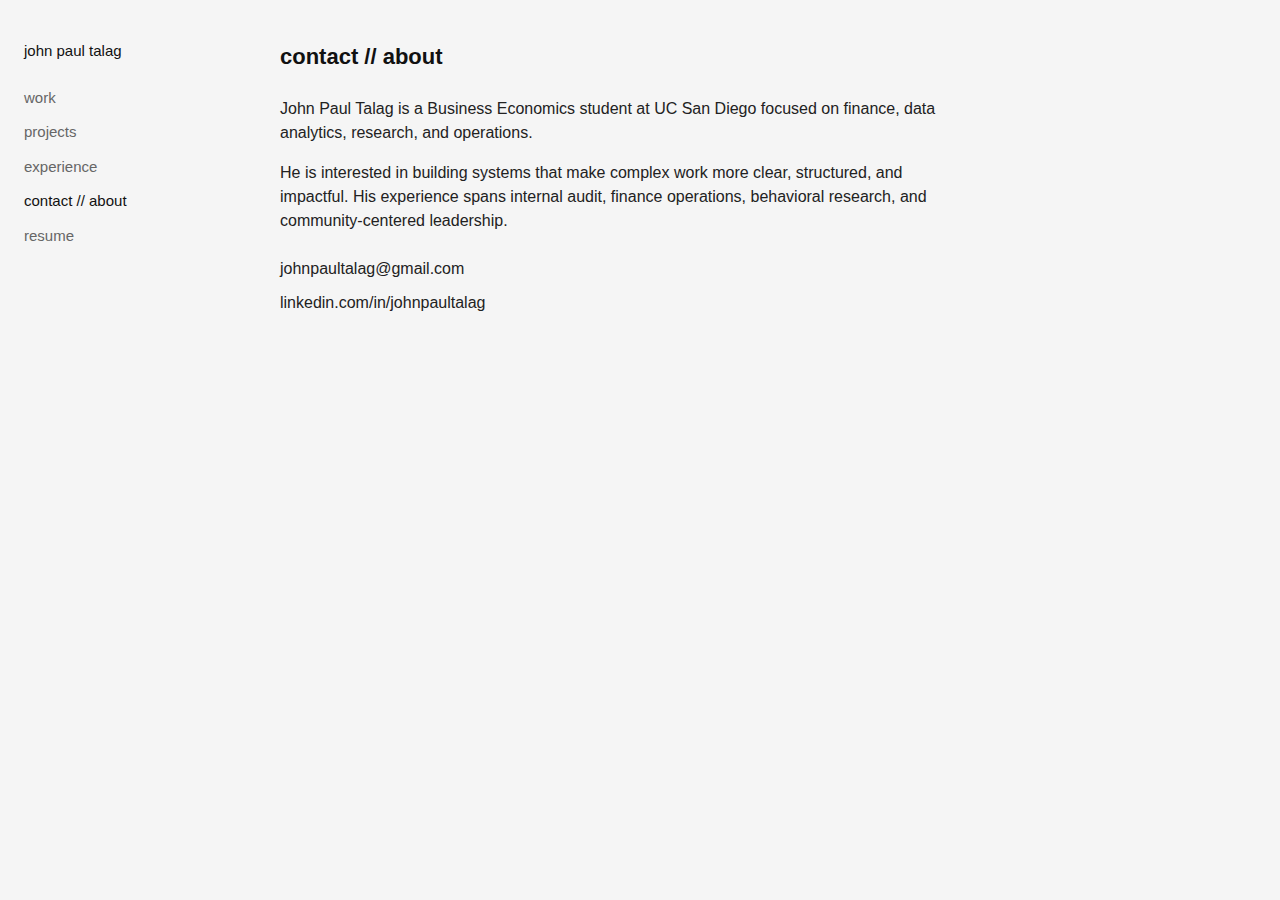
<file: about.html>
<!DOCTYPE html>
<html lang="en">
<head>
  <meta charset="UTF-8">
  <meta name="viewport" content="width=device-width, initial-scale=1.0">
  <title>Contact // About — John Paul Talag</title>
  <style>
    * { margin: 0; padding: 0; box-sizing: border-box; }
    body {
      font-family: -apple-system, BlinkMacSystemFont, "Helvetica Neue", Helvetica, Arial, sans-serif;
      background: #f5f5f5;
      color: #111;
      line-height: 1.5;
    }
    .container { display: grid; grid-template-columns: 220px 1fr; min-height: 100vh; }
    .sidebar { padding: 40px 24px; font-size: 15px; }
    .name { font-weight: 500; margin-bottom: 24px; }
    .nav { display: flex; flex-direction: column; gap: 12px; color: #666; }
    .nav a { text-decoration: none; color: inherit; }
    .nav a:hover { color: #111; }
    .nav a.active { color: #111; font-weight: 500; }
    .content { padding: 40px 60px; max-width: 780px; }
    h1 { font-size: 22px; font-weight: 600; margin-bottom: 24px; }
    p { margin-bottom: 16px; color: #222; }
    a.link { color: #222; text-decoration: none; }
    a.link:hover { text-decoration: underline; }
    .contact { margin-top: 24px; }
    .contact p { margin-bottom: 10px; }
    @media (max-width: 800px) {
      .container { grid-template-columns: 1fr; }
      .sidebar { display: flex; justify-content: space-between; gap: 20px; padding: 20px; }
      .nav { flex-direction: row; flex-wrap: wrap; gap: 14px; }
      .content { padding: 20px; }
    }
  </style>
</head>
<body>
  <div class="container">
    <div class="sidebar">
      <div class="name">john paul talag</div>
      <div class="nav">
        <a href="index.html">work</a>
        <a href="projects.html">projects</a>
        <a href="experience.html">experience</a>
        <a href="about.html" class="active">contact // about</a>
        <a href="resume.html">resume</a>
      </div>
    </div>

    <div class="content">
      <h1>contact // about</h1>

      <p>
        John Paul Talag is a Business Economics student at UC San Diego focused on
        finance, data analytics, research, and operations.
      </p>

      <p>
        He is interested in building systems that make complex work more clear,
        structured, and impactful. His experience spans internal audit, finance
        operations, behavioral research, and community-centered leadership.
      </p>

      <div class="contact">
        <p>johnpaultalag@gmail.com</p>
        <p><a class="link" href="https://www.linkedin.com/in/johnpaultalag/" target="_blank">linkedin.com/in/johnpaultalag</a></p>
      </div>
    </div>
  </div>
</body>
</html>
</file>
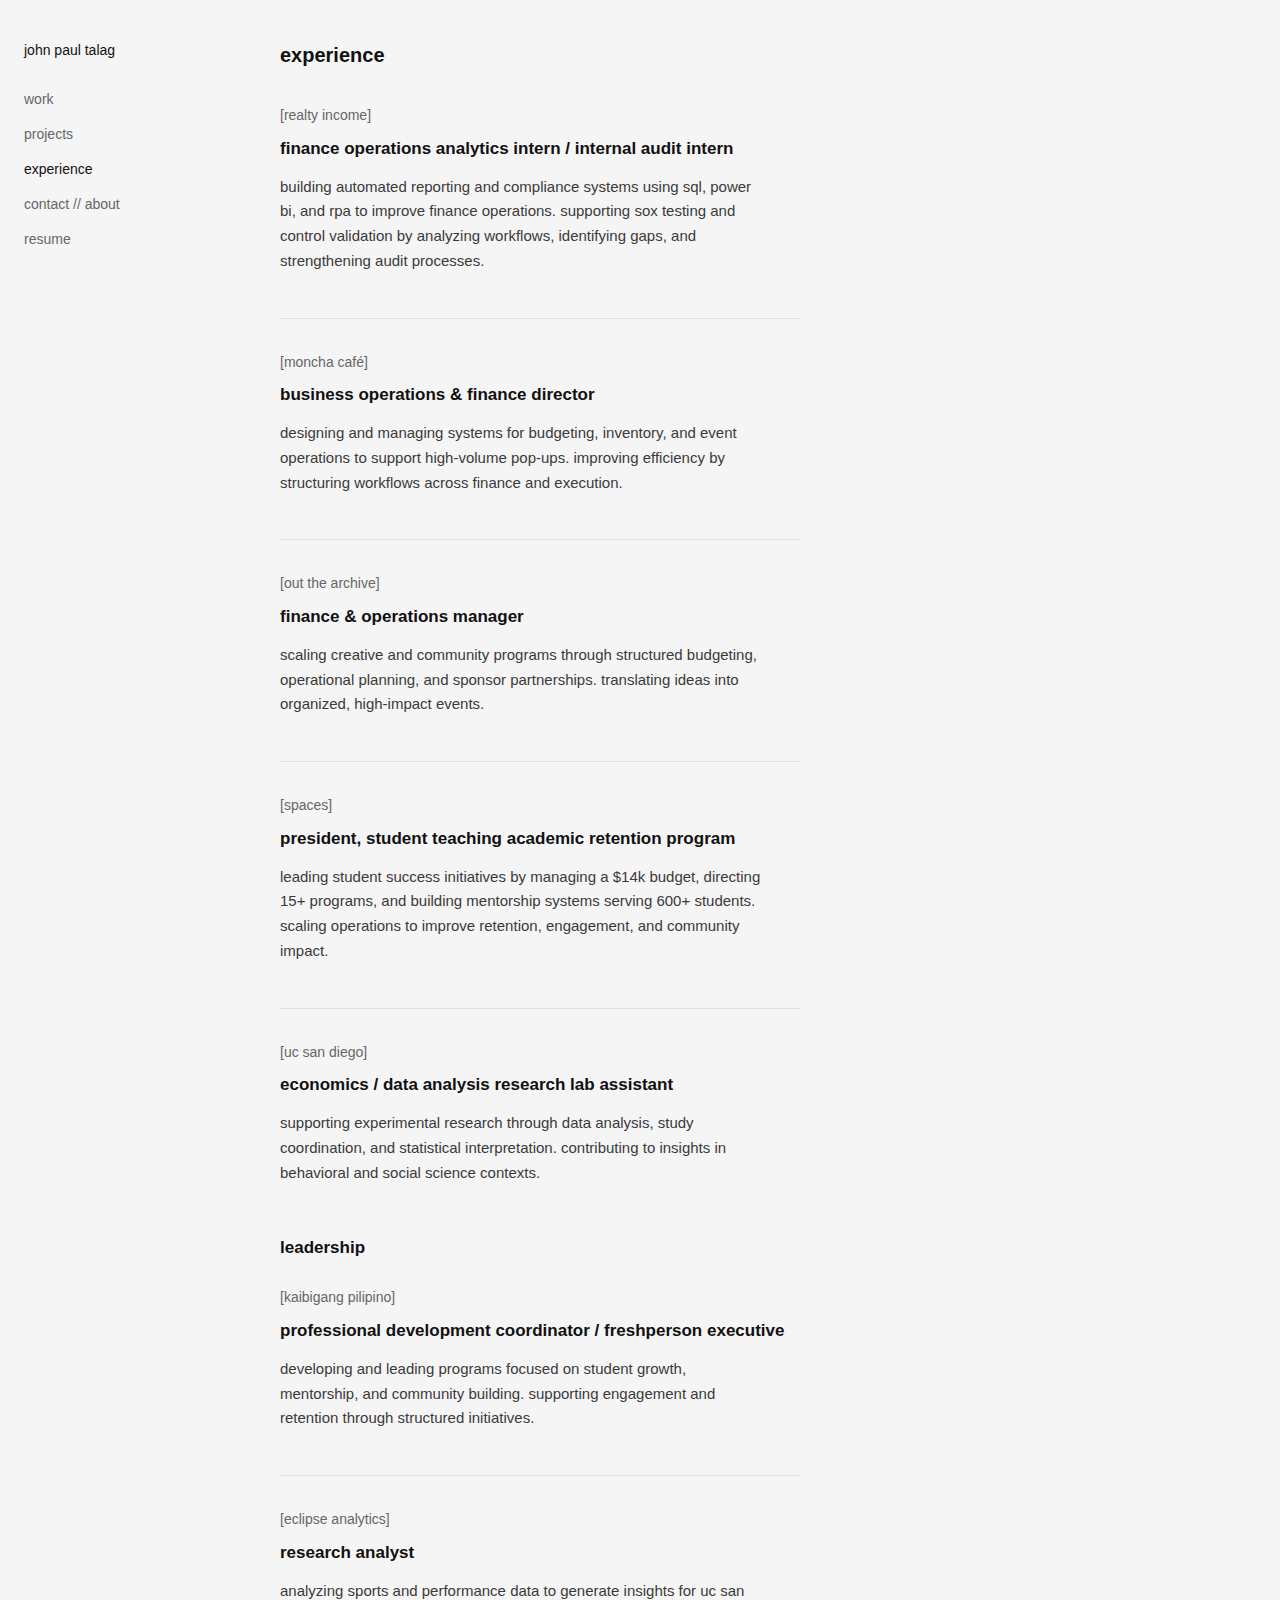
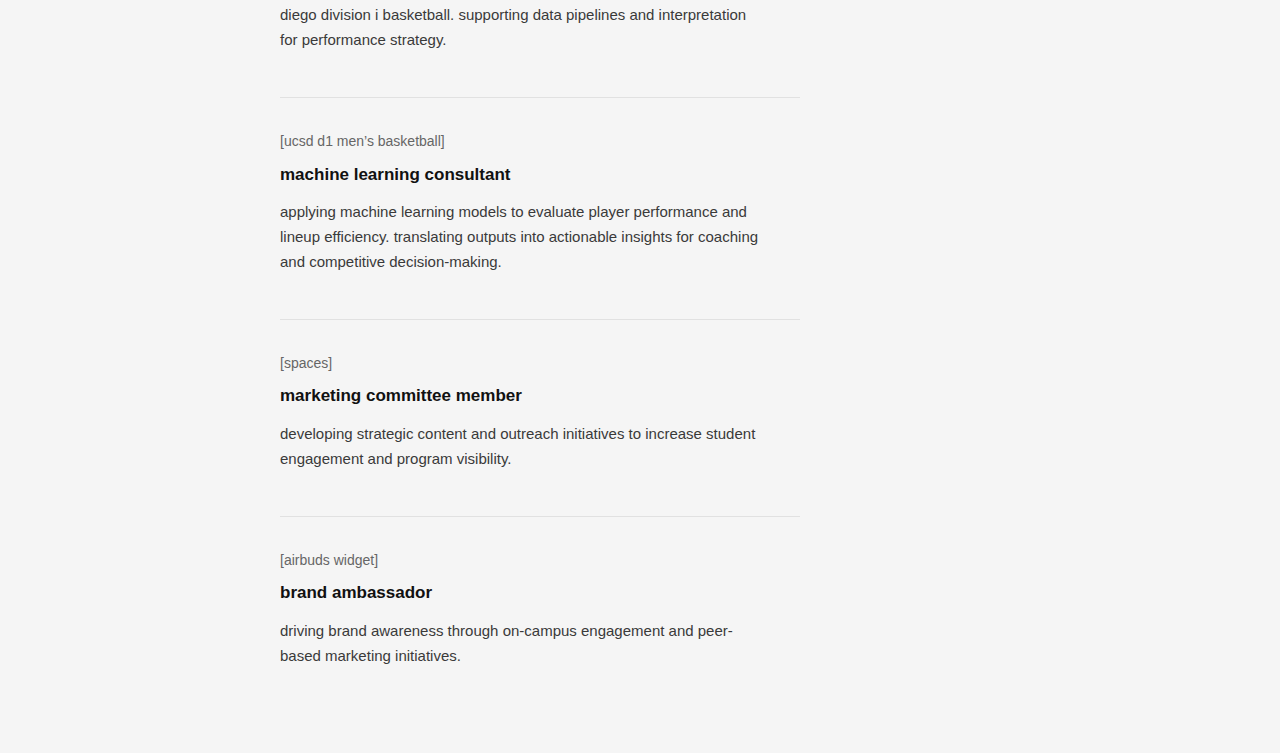
<file: experience.html>
<!DOCTYPE html>
<html lang="en">
<head>
  <meta charset="UTF-8">
  <meta name="viewport" content="width=device-width, initial-scale=1.0">
  <title>experience — john paul talag</title>

  <style>
    * {
      margin: 0;
      padding: 0;
      box-sizing: border-box;
    }

    body {
      font-family: -apple-system, BlinkMacSystemFont, "Helvetica Neue", Helvetica, Arial, sans-serif;
      background: #f5f5f5;
      color: #111;
      line-height: 1.5;
    }

    .container {
      display: grid;
      grid-template-columns: 220px 1fr;
      min-height: 100vh;
    }

    .sidebar {
      padding: 40px 24px;
      font-size: 14px;
    }

    .name {
      margin-bottom: 28px;
      color: #111;
    }

    .nav {
      display: flex;
      flex-direction: column;
      gap: 14px;
      color: #666;
    }

    .nav a {
      text-decoration: none;
      color: inherit;
    }

    .nav a.active {
      color: #111;
      font-weight: 500;
    }

    .nav a:hover {
      color: #111;
    }

    .content {
      padding: 40px 60px;
      max-width: 640px;
    }

    h1 {
      font-size: 20px;
      font-weight: 600;
      margin-bottom: 36px;
    }

    .section-subhead {
      font-size: 17px;
      font-weight: 600;
      margin: 52px 0 28px;
      line-height: 1.35;
    }

    .role {
      margin-bottom: 44px;
    }

    .company {
      font-size: 14px;
      color: #666;
      margin-bottom: 12px;
      line-height: 1.4;
    }

    .title {
      font-size: 17px;
      font-weight: 600;
      margin-bottom: 14px;
      line-height: 1.35;
      color: #111;
    }

    .desc {
      color: #3a3a3a;
      max-width: 58ch;
      line-height: 1.65;
      font-size: 15px;
    }

    .divider {
      border-bottom: 1px solid rgba(0, 0, 0, 0.08);
      margin: 34px 0;
    }

    @media (max-width: 800px) {
      .container {
        grid-template-columns: 1fr;
      }

      .sidebar {
        display: flex;
        justify-content: space-between;
        gap: 20px;
        padding: 20px;
      }

      .nav {
        flex-direction: row;
        flex-wrap: wrap;
        gap: 14px;
      }

      .content {
        padding: 20px;
        max-width: 100%;
      }

      h1 {
        margin-bottom: 28px;
      }

      .role {
        margin-bottom: 36px;
      }

      .divider {
        margin: 28px 0;
      }

      .section-subhead {
        margin: 44px 0 24px;
      }
    }
  </style>
</head>

<body>
  <div class="container">

    <div class="sidebar">
      <div class="name">john paul talag</div>

      <div class="nav">
        <a href="index.html">work</a>
        <a href="projects.html">projects</a>
        <a href="experience.html" class="active">experience</a>
        <a href="about.html">contact // about</a>
        <a href="resume.html">resume</a>
      </div>
    </div>

    <div class="content">
      <h1>experience</h1>

      <div class="role">
        <p class="company">[realty income]</p>
        <p class="title">finance operations analytics intern / internal audit intern</p>
        <p class="desc">
          building automated reporting and compliance systems using sql, power bi, and rpa to improve finance operations.
          supporting sox testing and control validation by analyzing workflows, identifying gaps, and strengthening audit processes.
        </p>
      </div>

      <div class="divider"></div>

      <div class="role">
        <p class="company">[moncha café]</p>
        <p class="title">business operations & finance director</p>
        <p class="desc">
          designing and managing systems for budgeting, inventory, and event operations to support high-volume pop-ups.
          improving efficiency by structuring workflows across finance and execution.
        </p>
      </div>

      <div class="divider"></div>

      <div class="role">
        <p class="company">[out the archive]</p>
        <p class="title">finance & operations manager</p>
        <p class="desc">
          scaling creative and community programs through structured budgeting, operational planning, and sponsor partnerships.
          translating ideas into organized, high-impact events.
        </p>
      </div>

      <div class="divider"></div>

      <div class="role">
        <p class="company">[spaces]</p>
        <p class="title">president, student teaching academic retention program</p>
        <p class="desc">
          leading student success initiatives by managing a $14k budget, directing 15+ programs, and building mentorship systems serving 600+ students.
          scaling operations to improve retention, engagement, and community impact.
        </p>
      </div>

      <div class="divider"></div>

      <div class="role">
        <p class="company">[uc san diego]</p>
        <p class="title">economics / data analysis research lab assistant</p>
        <p class="desc">
          supporting experimental research through data analysis, study coordination, and statistical interpretation.
          contributing to insights in behavioral and social science contexts.
        </p>
      </div>

      <h2 class="section-subhead">leadership</h2>

      <div class="role">
        <p class="company">[kaibigang pilipino]</p>
        <p class="title">professional development coordinator / freshperson executive</p>
        <p class="desc">
          developing and leading programs focused on student growth, mentorship, and community building.
          supporting engagement and retention through structured initiatives.
        </p>
      </div>

      <div class="divider"></div>

      <div class="role">
        <p class="company">[eclipse analytics]</p>
        <p class="title">research analyst</p>
        <p class="desc">
          analyzing sports and performance data to generate insights for uc san diego division i basketball.
          supporting data pipelines and interpretation for performance strategy.
        </p>
      </div>

      <div class="divider"></div>

      <div class="role">
        <p class="company">[ucsd d1 men’s basketball]</p>
        <p class="title">machine learning consultant</p>
        <p class="desc">
          applying machine learning models to evaluate player performance and lineup efficiency.
          translating outputs into actionable insights for coaching and competitive decision-making.
        </p>
      </div>

      <div class="divider"></div>

      <div class="role">
        <p class="company">[spaces]</p>
        <p class="title">marketing committee member</p>
        <p class="desc">
          developing strategic content and outreach initiatives to increase student engagement and program visibility.
        </p>
      </div>

      <div class="divider"></div>

      <div class="role">
        <p class="company">[airbuds widget]</p>
        <p class="title">brand ambassador</p>
        <p class="desc">
          driving brand awareness through on-campus engagement and peer-based marketing initiatives.
        </p>
      </div>

    </div>
  </div>
</body>
</html>
</file>
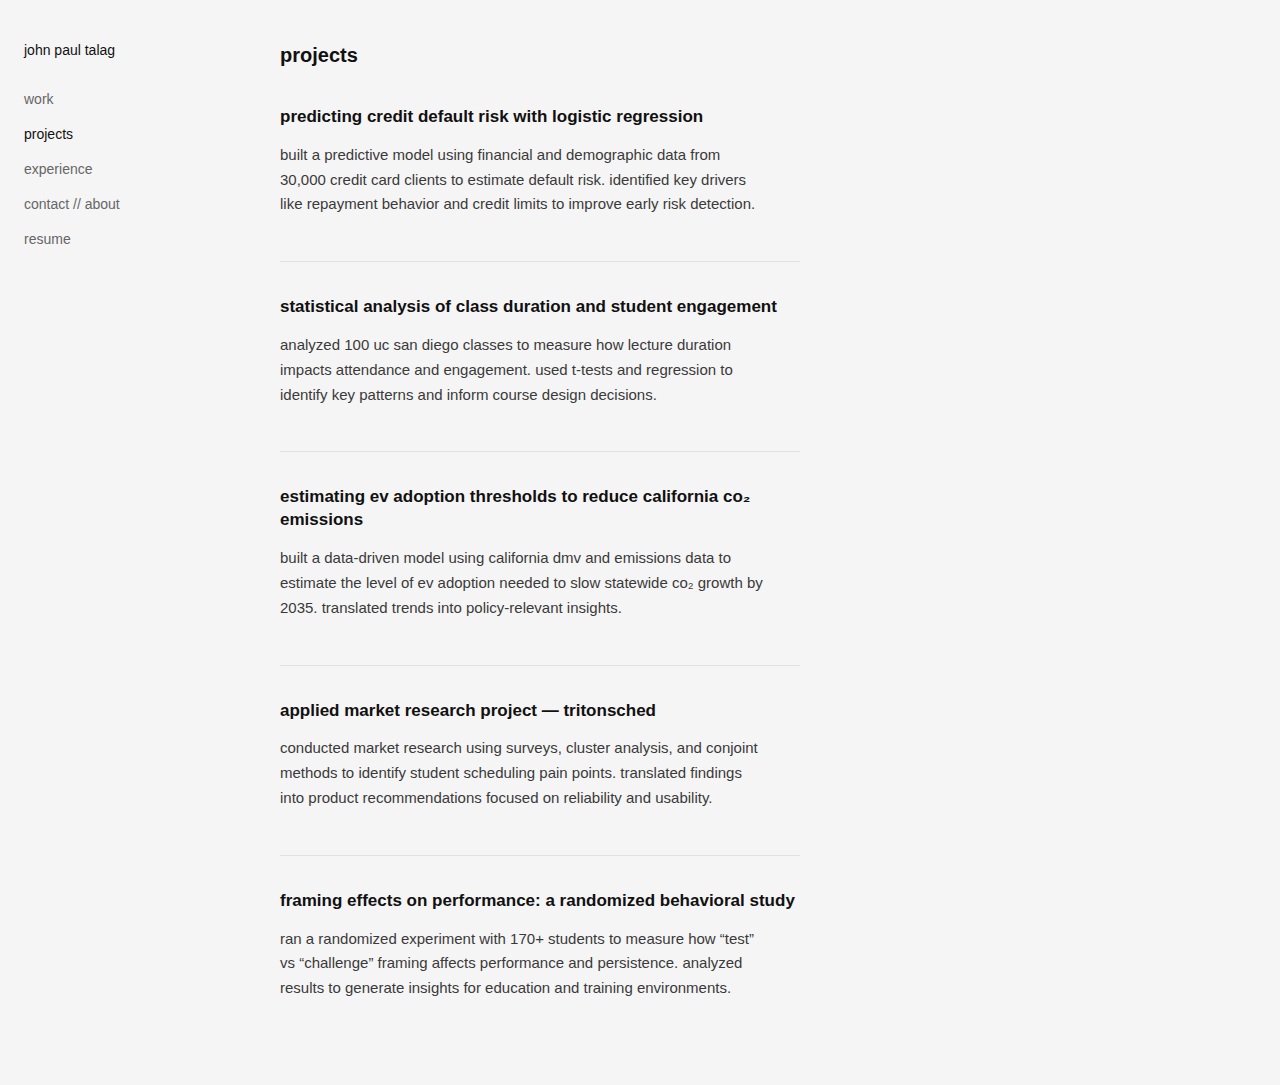
<file: projects.html>
<!DOCTYPE html>
<html lang="en">
<head>
  <meta charset="UTF-8">
  <meta name="viewport" content="width=device-width, initial-scale=1.0">
  <title>projects — john paul talag</title>

  <style>
    * {
      margin: 0;
      padding: 0;
      box-sizing: border-box;
    }

    body {
      font-family: -apple-system, BlinkMacSystemFont, "Helvetica Neue", Helvetica, Arial, sans-serif;
      background: #f5f5f5;
      color: #111;
      line-height: 1.5;
    }

    .container {
      display: grid;
      grid-template-columns: 220px 1fr;
      min-height: 100vh;
    }

    .sidebar {
      padding: 40px 24px;
      font-size: 14px;
    }

    .name {
      margin-bottom: 28px;
      color: #111;
    }

    .nav {
      display: flex;
      flex-direction: column;
      gap: 14px;
      color: #666;
    }

    .nav a {
      text-decoration: none;
      color: inherit;
    }

    .nav a.active {
      color: #111;
      font-weight: 500;
    }

    .nav a:hover {
      color: #111;
    }

    .content {
      padding: 40px 60px;
      max-width: 640px;
    }

    h1 {
      font-size: 20px;
      font-weight: 600;
      margin-bottom: 36px;
    }

    .project {
      margin-bottom: 44px;
    }

    .project-title {
      font-size: 17px;
      font-weight: 600;
      margin-bottom: 14px;
      line-height: 1.35;
    }

    .project p {
      color: #3a3a3a;
      max-width: 58ch;
      line-height: 1.65;
      font-size: 15px;
    }

    .divider {
      border-bottom: 1px solid rgba(0, 0, 0, 0.08);
      margin: 34px 0;
    }

    @media (max-width: 800px) {
      .container {
        grid-template-columns: 1fr;
      }

      .sidebar {
        display: flex;
        justify-content: space-between;
        gap: 20px;
        padding: 20px;
      }

      .nav {
        flex-direction: row;
        flex-wrap: wrap;
        gap: 14px;
      }

      .content {
        padding: 20px;
        max-width: 100%;
      }

      h1 {
        margin-bottom: 28px;
      }

      .project {
        margin-bottom: 36px;
      }

      .divider {
        margin: 28px 0;
      }
    }
  </style>
</head>

<body>
  <div class="container">

    <div class="sidebar">
      <div class="name">john paul talag</div>

      <div class="nav">
        <a href="index.html">work</a>
        <a href="projects.html" class="active">projects</a>
        <a href="experience.html">experience</a>
        <a href="about.html">contact // about</a>
        <a href="resume.html">resume</a>
      </div>
    </div>

    <div class="content">
      <h1>projects</h1>

      <div class="project">
        <div class="project-title">predicting credit default risk with logistic regression</div>
        <p>
          built a predictive model using financial and demographic data from 30,000 credit card clients to estimate default risk. identified key drivers like repayment behavior and credit limits to improve early risk detection.
        </p>
      </div>

      <div class="divider"></div>

      <div class="project">
        <div class="project-title">statistical analysis of class duration and student engagement</div>
        <p>
          analyzed 100 uc san diego classes to measure how lecture duration impacts attendance and engagement. used t-tests and regression to identify key patterns and inform course design decisions.
        </p>
      </div>

      <div class="divider"></div>

      <div class="project">
        <div class="project-title">estimating ev adoption thresholds to reduce california co₂ emissions</div>
        <p>
          built a data-driven model using california dmv and emissions data to estimate the level of ev adoption needed to slow statewide co₂ growth by 2035. translated trends into policy-relevant insights.
        </p>
      </div>

      <div class="divider"></div>

      <div class="project">
        <div class="project-title">applied market research project — tritonsched</div>
        <p>
          conducted market research using surveys, cluster analysis, and conjoint methods to identify student scheduling pain points. translated findings into product recommendations focused on reliability and usability.
        </p>
      </div>

      <div class="divider"></div>

      <div class="project">
        <div class="project-title">framing effects on performance: a randomized behavioral study</div>
        <p>
          ran a randomized experiment with 170+ students to measure how “test” vs “challenge” framing affects performance and persistence. analyzed results to generate insights for education and training environments.
        </p>
      </div>

    </div>
  </div>
</body>
</html>
</file>
